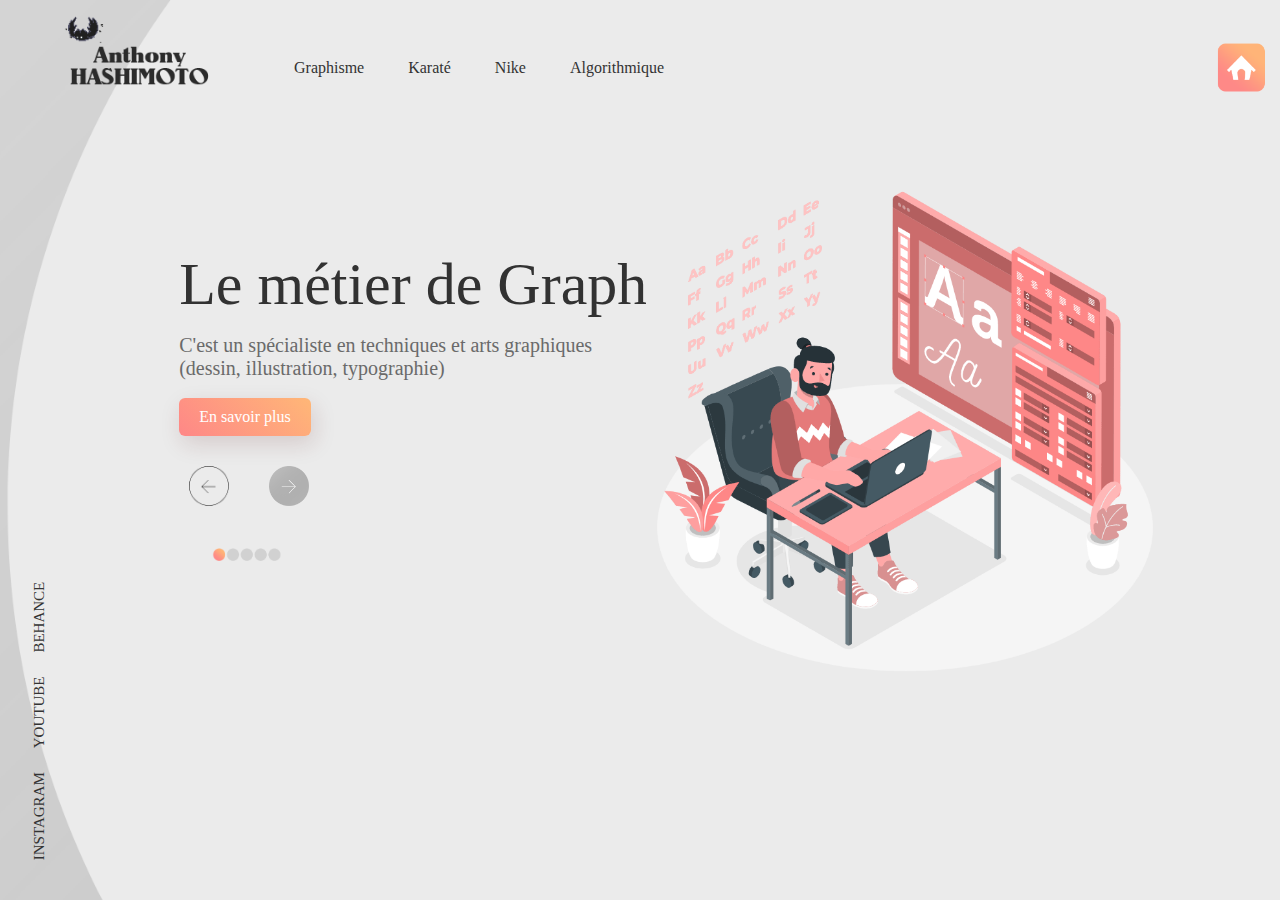
<file: index.html>
<!DOCTYPE html>
<html lang="fr">
<head>
    <meta charset="UTF-8">
    <link rel="stylesheet" href="css/main.css">
    <link rel="icon" href="img/icon.png">
    <title>Mes centres d’intérêts</title>
</head>
<body>
    <div class="contenue">
        <div class="navbar">
            <img src="img/bat.gif" alt="batman" class="bat">
            <a href="index.html"><img src="img/logo.png" class="logo"></a>
            <nav>
                <ul>
                    <li><a href="page/graphisme.html">Graphisme</a></li>
                    <li><a href="page/karate.html">Karaté</a></li>
                    <li><a href="page/nike.html">Nike</a></li>
                    <li><a href="page/tab_js.html" target="_blank">Algorithmique</a></li>
                </ul>
            </nav>
            <a href="index.html"><img src="img/home.png" class="home"></a>
        </div>

        <div class="content" id="myDIV">
            
            <h1>Le métier de Graphiste</h1>
            <p>C'est un spécialiste en techniques et arts graphiques<br>(dessin, illustration, typographie)</p>
            <br>
            <a href="page/graphisme.html" class="click">En savoir plus</a>

            <div class="arrow-icons">
                <a href="index_anthony.html"><img src="img/back-arrow.png" alt="back_arrow"></a>
                <a href="index_karate.html"><img src="img/next-arrow.png" alt="next_arrow"></a>
            </div>
            <img class="slide" src="img/1.png" alt="slide">

            <img src="img/img1.gif" alt="image" class="affiche">

            <div class="social">
                <a href="https://www.instagram.com/D4C_designs" target="_blank">INSTAGRAM</a>
                <a href="https://www.youtube.com/c/D4C_designs" target="_blank">YOUTUBE</a>
                <a href="https://www.behance.net/D4C_designs" target="_blank">BEHANCE</a>
            </div>

        </div>

    </div>
</body>
</html>
</file>
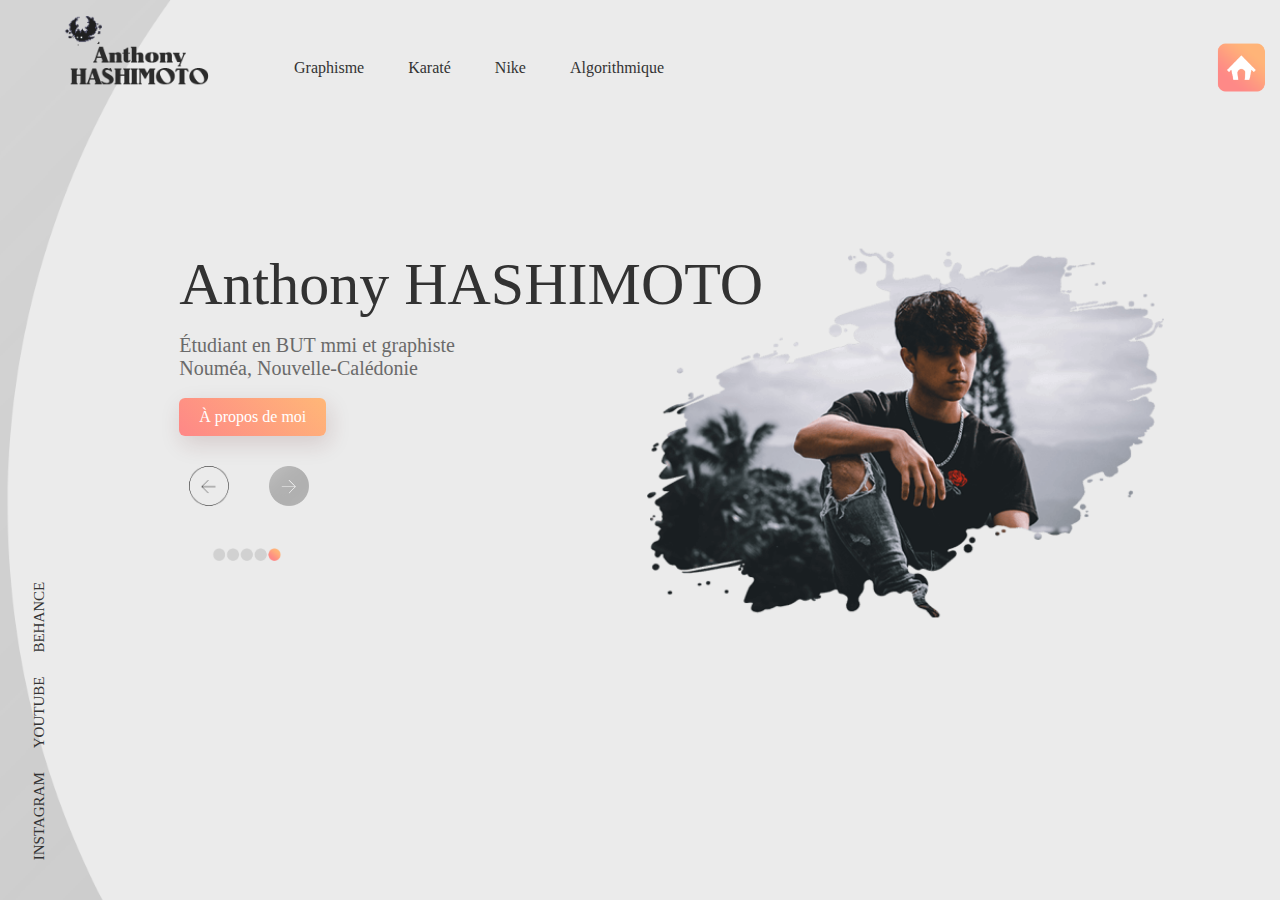
<file: index_anthony.html>
<!DOCTYPE html>
<html lang="fr">
<head>
    <meta charset="UTF-8">
    <link rel="stylesheet" href="css/main.css">
    <link rel="icon" href="img/icon.png">
    <title>Mes centres d’intérêts</title>
</head>
<body>
    <div class="contenue">
        <div class="navbar">
            <img src="img/bat.gif" alt="batman" class="bat">
            <a href="index.html"><img src="img/logo.png" class="logo"></a>
            <nav>
                <ul>
                    <li><a href="page/graphisme.html">Graphisme</a></li>
                    <li><a href="page/karate.html">Karaté</a></li>
                    <li><a href="page/nike.html">Nike</a></li>
                    <li><a href="page/tab_js.html" target="_blank">Algorithmique</a></li>
                </ul>
            </nav>
            <a href="index.html"><img src="img/home.png" class="home"></a>
        </div>

        <div class="content" id="myDIV">
            
            <h1>Anthony HASHIMOTO</h1>
            <p>Étudiant en BUT mmi et graphiste
            <br>Nouméa, Nouvelle-Calédonie</p>
            <br>
            <a href="page/Anthony.html" class="click">À propos de moi</a>

            <div class="arrow-icons">
                <a href="index_tableau.html"><img src="img/back-arrow.png" alt="back_arrow"></a>
                <a href="index.html"><img src="img/next-arrow.png" alt="next_arrow"></a>
            </div>
            <img class="slide" src="img/5.png" alt="slide">

            <img class="affiche" src="img/img5.png" alt="image">

            <div class="social">
                <a href="https://www.instagram.com/D4C_designs" target="_blank">INSTAGRAM</a>
                <a href="https://www.youtube.com/c/D4C_designs" target="_blank">YOUTUBE</a>
                <a href="https://www.behance.net/D4C_designs" target="_blank">BEHANCE</a>
            </div>

        </div>

    </div>
</body>
</html>
</file>
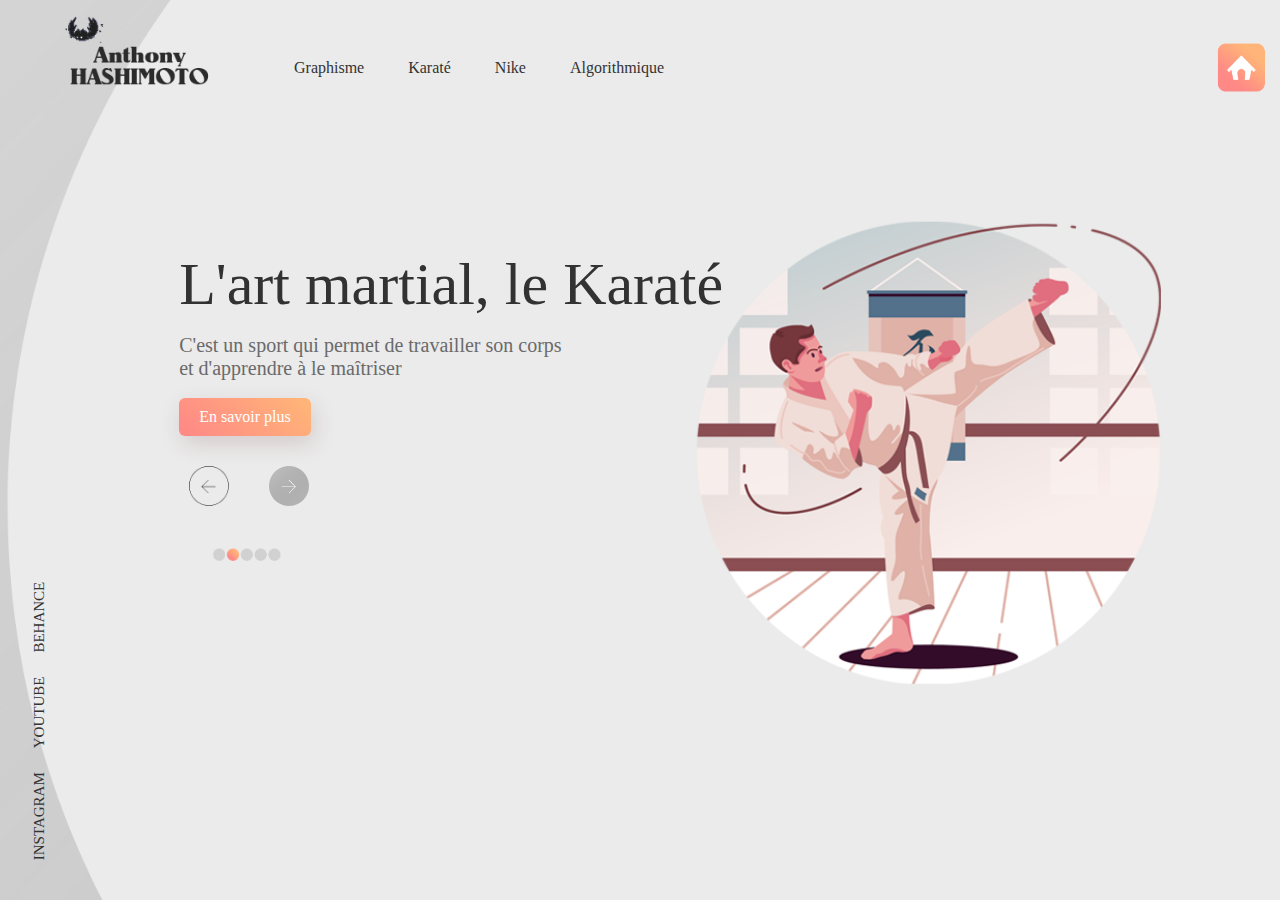
<file: index_karate.html>
<!DOCTYPE html>
<html lang="fr">
<head>
    <meta charset="UTF-8">
    <link rel="stylesheet" href="css/main.css">
    <link rel="icon" href="img/icon.png">
    <title>Mes centres d’intérêts</title>
</head>
<body>
    <div class="contenue">
        <div class="navbar">
            <img src="img/bat.gif" alt="batman" class="bat">
            <a href="index.html"><img src="img/logo.png" class="logo"></a>
            <nav>
                <ul>
                    <li><a href="page/graphisme.html">Graphisme</a></li>
                    <li><a href="page/karate.html">Karaté</a></li>
                    <li><a href="page/nike.html">Nike</a></li>
                    <li><a href="page/tab_js.html" target="_blank">Algorithmique</a></li>
                </ul>
            </nav>
            <a href="index.html"><img src="img/home.png" class="home"></a>
        </div>

        <div class="content" id="myDIV">
            
            <h1>L'art martial, le Karaté</h1>
            <p>C'est un sport qui permet de travailler son corps<br>et d'apprendre à le maîtriser</p>
            <br>
            <a href="page/karate.html" class="click">En savoir plus</a>

            <div class="arrow-icons">
                <a href="index.html"><img src="img/back-arrow.png" alt="back_arrow"></a>
                <a href="index_nike.html"><img src="img/next-arrow.png" alt="next_arrow"></a>
            </div>

            <img class="slide" src="img/2.png" alt="slide">

            <img src="img/img2.png" alt="image" class="affiche">

            <div class="social">
                <a href="https://www.instagram.com/D4C_designs" target="_blank">INSTAGRAM</a>
                <a href="https://www.youtube.com/c/D4C_designs" target="_blank">YOUTUBE</a>
                <a href="https://www.behance.net/D4C_designs" target="_blank">BEHANCE</a>
            </div>

        </div>

    </div>
</body>
</html>
</file>
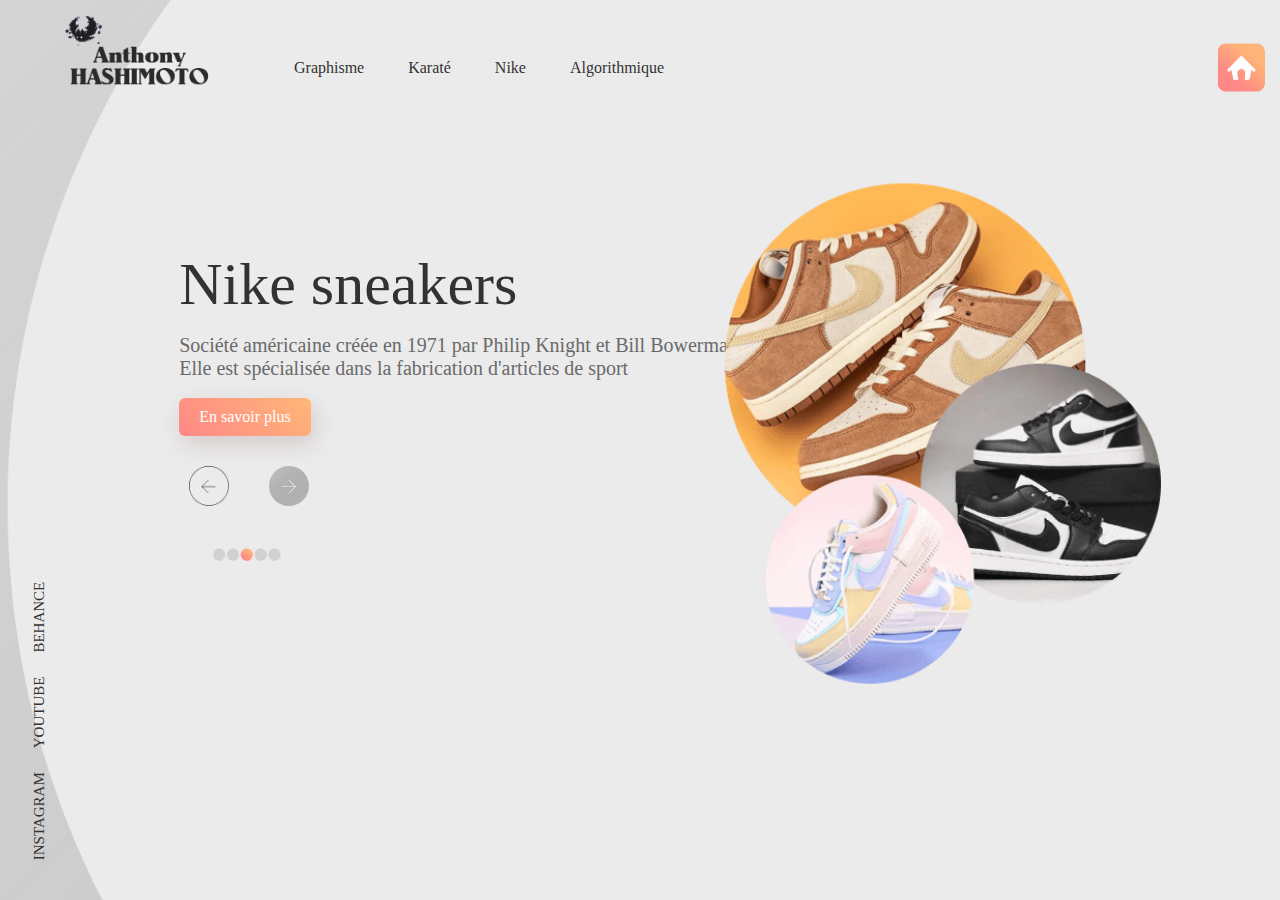
<file: index_nike.html>
<!DOCTYPE html>
<html lang="fr">
<head>
    <meta charset="UTF-8">
    <link rel="stylesheet" href="css/main.css">
    <link rel="icon" href="img/icon.png">
    <title>Mes centres d’intérêts</title>
</head>
<body>
    <div class="contenue">
        <div class="navbar">
            <img src="img/bat.gif" alt="batman" class="bat">
            <a href="index.html"><img src="img/logo.png" class="logo"></a>
            <nav>
                <ul>
                    <li><a href="page/graphisme.html">Graphisme</a></li>
                    <li><a href="page/karate.html">Karaté</a></li>
                    <li><a href="page/nike.html">Nike</a></li>
                    <li><a href="page/tab_js.html" target="_blank">Algorithmique</a></li>
                </ul>
            </nav>
            <a href="index.html"><img src="img/home.png" class="home"></a>
        </div>

        <div class="content" id="myDIV">
            
            <h1>Nike sneakers</h1>
            <p>Société américaine créée en 1971 par Philip Knight et Bill Bowerman<br>Elle est spécialisée dans la fabrication d'articles de sport</p>
            <br>
            <a href="./page/nike.html" class="click">En savoir plus</a>

            <div class="arrow-icons">
                <a href="index_karate.html"><img src="img/back-arrow.png" alt="back_arrow"></a>
                <a href="index_tableau.html"><img src="img/next-arrow.png" alt="next_arrow"></a>
            </div>

            <img class="slide" src="img/3.png" alt="slide">

            <img src="img/img3.png" alt="image" class="affiche">

            <div class="social">
                <a href="https://www.instagram.com/D4C_designs" target="_blank">INSTAGRAM</a>
                <a href="https://www.youtube.com/c/D4C_designs" target="_blank">YOUTUBE</a>
                <a href="https://www.behance.net/D4C_designs" target="_blank">BEHANCE</a>
            </div>

        </div>

    </div>
</body>
</html>
</file>
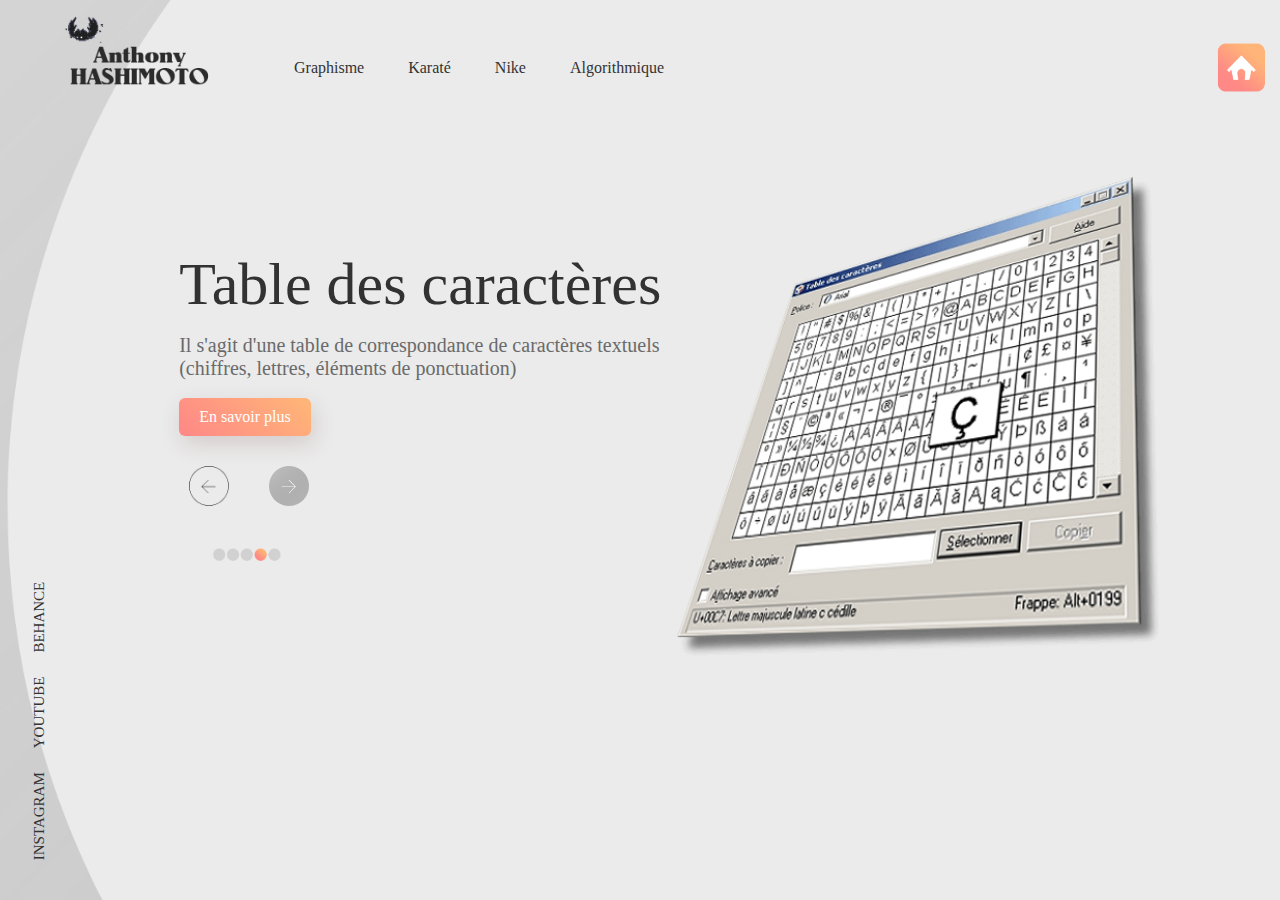
<file: index_tableau.html>
<!DOCTYPE html>
<html lang="fr">
<head>
    <meta charset="UTF-8">
    <link rel="stylesheet" href="css/main.css">
    <link rel="icon" href="img/icon.png">
    <title>Mes centres d’intérêts</title>
</head>
<body>
    <div class="contenue">
        <div class="navbar">
            <img src="img/bat.gif" alt="batman" class="bat">
            <a href="index.html"><img src="img/logo.png" class="logo"></a>
            <nav>
                <ul>
                    <li><a href="page/graphisme.html">Graphisme</a></li>
                    <li><a href="page/karate.html">Karaté</a></li>
                    <li><a href="page/nike.html">Nike</a></li>
                    <li><a href="page/tab_js.html" target="_blank">Algorithmique</a></li>
                </ul>
            </nav>
            <a href="index.html"><img src="img/home.png" class="home"></a>
        </div>

        <div class="content" id="myDIV">
            
            <h1>Table des caractères </h1>
            <p>Il s'agit d'une table de correspondance de caractères textuels<br>(chiffres, lettres, éléments de ponctuation)</p>
            <br>
            <a href="page/tab_js.html" target="_blank" class="click">En savoir plus</a>

            <div class="arrow-icons">
                <a href="index_nike.html"><img src="img/back-arrow.png" alt="back_arrow"></a>
                <a href="index_anthony.html"><img src="img/next-arrow.png" alt="next_arrow"></a>
            </div>

            <img class="slide" src="img/4.png" alt="slide">

            <img src="img/img4.png" alt="image" class="affiche">

            <div class="social">
                <a href="https://www.instagram.com/D4C_designs" target="_blank">INSTAGRAM</a>
                <a href="https://www.youtube.com/c/D4C_designs" target="_blank">YOUTUBE</a>
                <a href="https://www.behance.net/D4C_designs" target="_blank">BEHANCE</a>
            </div>

        </div>

    </div>
</body>
</html>
</file>
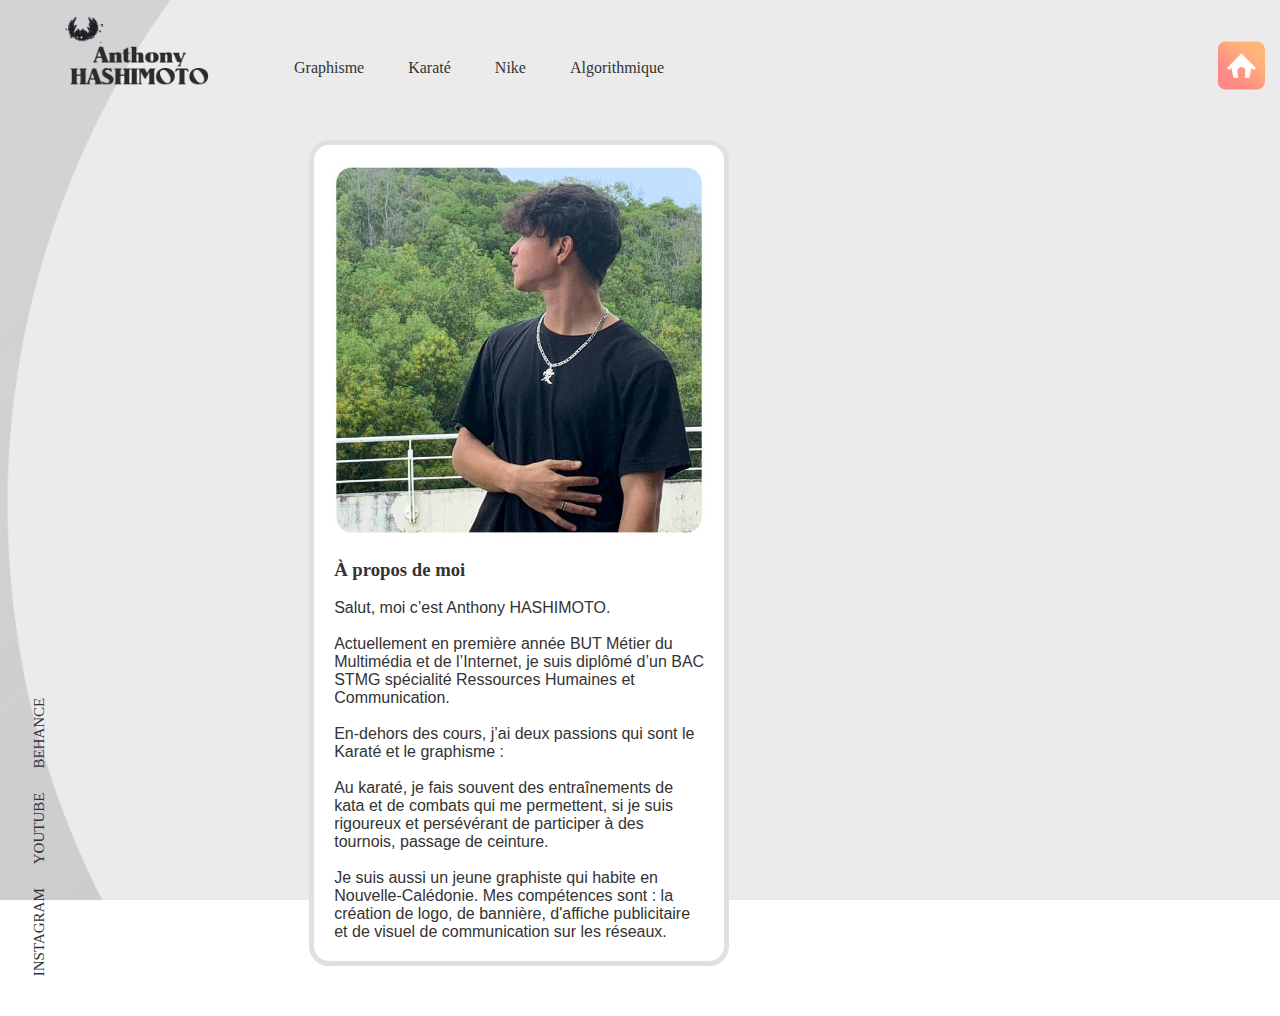
<file: page/Anthony.html>
<!DOCTYPE html>
<html lang="fr">
<head>
    <meta charset="UTF-8">
    <link rel="stylesheet" href="../css/style.css">
    <link rel="icon" href="../img/icon.png">
    <title>À propos de moi</title>
</head>
<body>
    <div class="contenue">
        <div class="navbar">
            <img src="../img/bat.gif" alt="batman" class="bat">
            <a href="../index.html"><img src="../img/logo.png" class="logo"></a>
            <nav>
                <ul>
                    <li><a href="graphisme.html">Graphisme</a></li>
                    <li><a href="karate.html">Karaté</a></li>
                    <li><a href="nike.html">Nike</a></li>
                    <li><a href="tab_js.html" target="_blank">Algorithmique</a></li>
                </ul>
            </nav>
            <a href="../index.html"><img src="../img/home.png" class="home"></a>
        </div>

<div class="content" id="myDIV">
            
    <main class="cards">
        <article class="card">
          <img src="../img/page13.jpg" alt="Sample photo">
          <div class="text">
            <h3>À propos de moi</h3>
            <br>
            <p>Salut, moi c’est Anthony HASHIMOTO.<br><br>
              Actuellement en première année BUT Métier du Multimédia et de l’Internet, je suis diplômé d’un BAC STMG spécialité Ressources Humaines et Communication.<br><br>
              En-dehors des cours, j’ai deux passions qui sont le Karaté et le graphisme :<br><br>
              Au karaté, je fais souvent des entraînements de kata et de combats qui me permettent, si je suis rigoureux et persévérant de participer à des tournois, passage de ceinture.<br><br>
              Je suis aussi un jeune graphiste qui habite en Nouvelle-Calédonie. Mes compétences sont : la création de logo, de bannière, d'affiche publicitaire et de visuel de communication sur les réseaux.
            </p>
          </div>
        </article>
      </main>

    <div class="social">
        <a href="https://www.instagram.com/D4C_designs" target="_blank">INSTAGRAM</a>
        <a href="https://www.youtube.com/c/D4C_designs" target="_blank">YOUTUBE</a>
        <a href="https://www.behance.net/D4C_designs" target="_blank">BEHANCE</a>
    </div>

</div>

    </div>
</body>
</html>
</file>
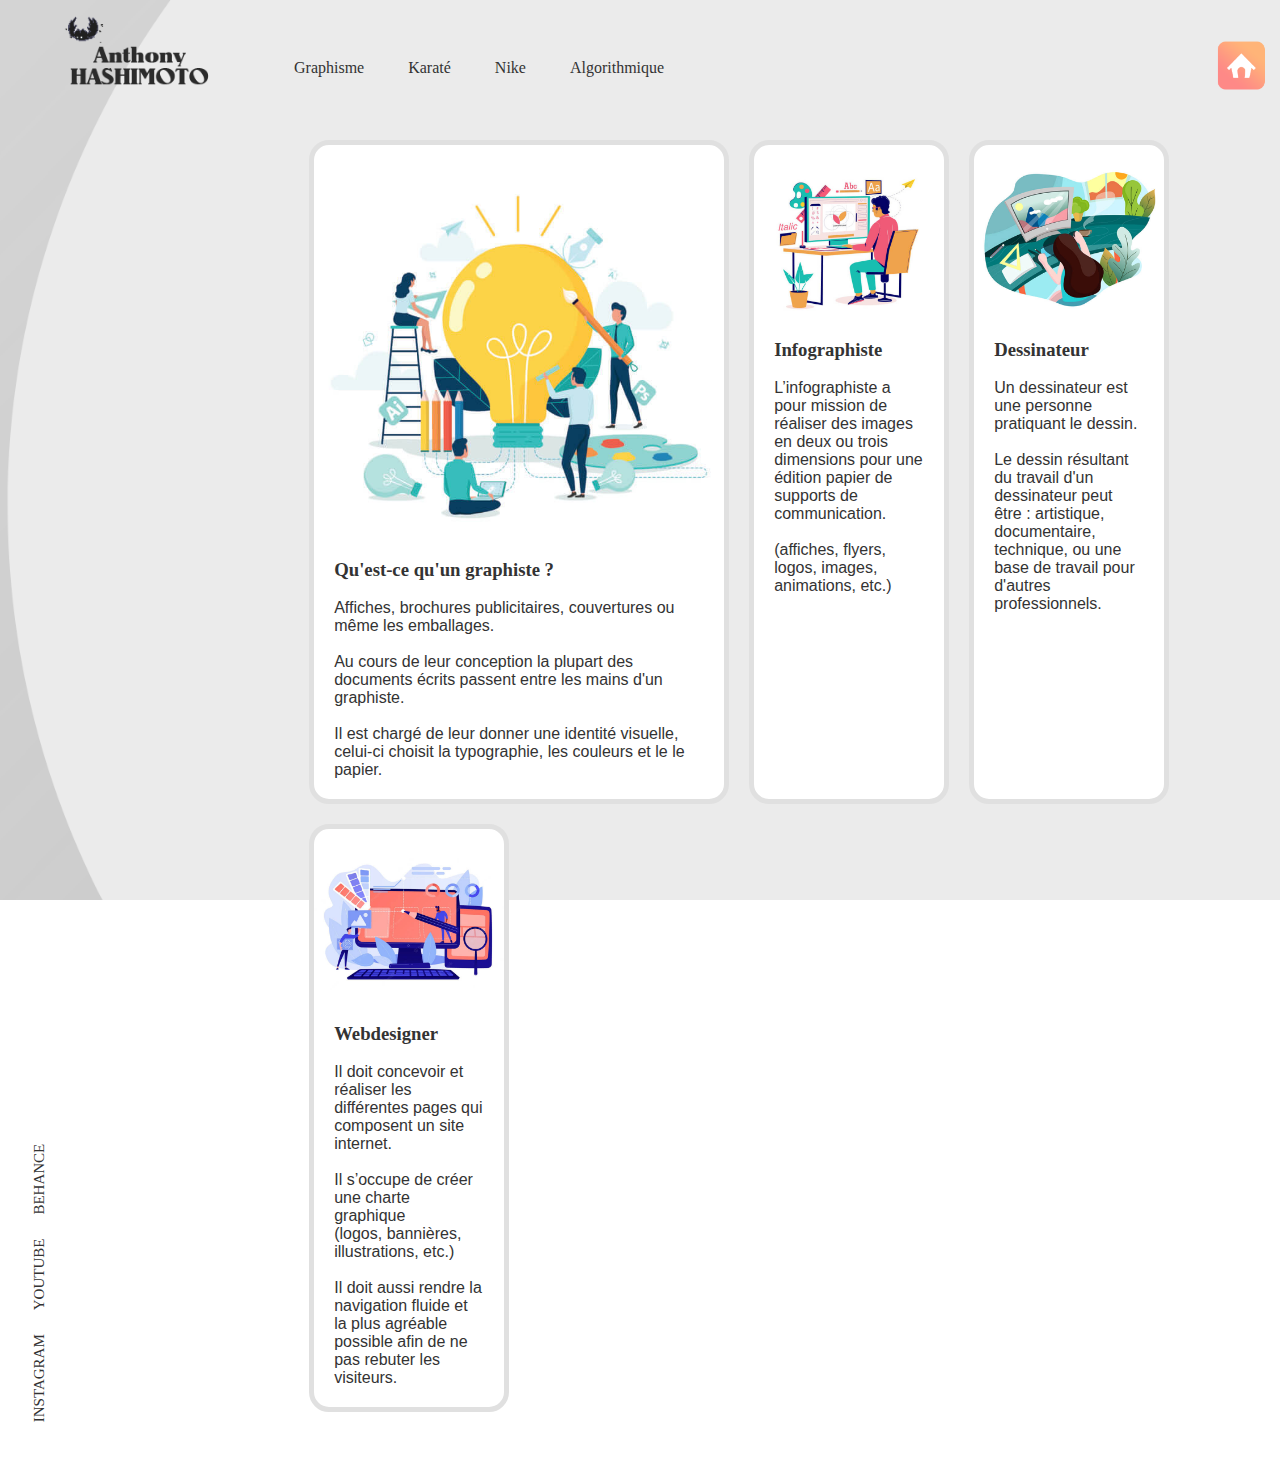
<file: page/graphisme.html>
<!DOCTYPE html>
<html lang="fr">
<head>
    <meta charset="UTF-8">
    <link rel="stylesheet" href="../css/style.css">
    <link rel="icon" href="../img/icon.png">
    <title>Graphisme</title>
</head>
<body>
    <div class="contenue">
        <div class="navbar">
            <img src="../img/bat.gif" alt="batman" class="bat">
            <a href="../index.html"><img src="../img/logo.png" class="logo"></a>
            <nav>
                <ul>
                    <li><a href="graphisme.html">Graphisme</a></li>
                    <li><a href="karate.html">Karaté</a></li>
                    <li><a href="nike.html">Nike</a></li>
                    <li><a href="tab_js.html" target="_blank">Algorithmique</a></li>
                </ul>
            </nav>
            <a href="../index.html"><img src="../img/home.png" class="home"></a>
        </div>

        <div class="content" id="myDIV">
            
            <main class="cards">
                <article class="card">
                  <img src="../img/page1.jpg" alt="Sample photo">
                  <div class="text">
                    <h3>Qu'est-ce qu'un graphiste ?</h3>
                    <br>
                    <p>Affiches, brochures publicitaires, couvertures ou même les emballages.<br><br>Au cours de leur conception 
                        la plupart des documents écrits passent entre les mains d'un graphiste.<br><br>Il est chargé de leur donner une 
                        identité visuelle, celui-ci choisit la typographie, les couleurs et le le papier.</p>
                  </div>
                </article>
                <article class="card">
                  <img src="../img/page2.jpg" alt="Sample photo">
                  <div class="text">
                    <h3>Infographiste</h3>
                    <br>
                    <p>L’infographiste a pour mission de réaliser des images en deux 
                        ou trois dimensions pour une édition papier de supports de 
                        communication.<br><br>(affiches, flyers, logos, images, animations, etc.)</p>
                  </div>
                </article>
                <article class="card">
                  <img src="../img/page3.jpg" alt="Sample photo">
                  <div class="text">
                    <h3>Dessinateur</h3>
                    <br>
                    <p>Un dessinateur est une personne pratiquant le dessin.<br><br>
                        Le dessin résultant du travail d'un dessinateur peut être : 
                        artistique, documentaire, technique, ou une base de travail pour 
                        d'autres professionnels.</p>
                  </div>
                </article>
                <article class="card">
                  <img src="../img/page4.jpg" alt="Sample photo">
                  <div class="text">
                    <h3>Webdesigner</h3>
                    <br>
                    <p>Il doit concevoir et réaliser 
                        les différentes pages qui composent un site internet.<br><br>Il s’occupe de créer 
                        une charte graphique<br>(logos, bannières, illustrations, etc.)
                        <br><br>Il doit aussi rendre la navigation fluide et la plus agréable possible afin de ne pas rebuter les visiteurs.</p>
                  </div>
                </article>
              </main>

            <div class="social">
                <a href="https://www.instagram.com/D4C_designs" target="_blank">INSTAGRAM</a>
                <a href="https://www.youtube.com/c/D4C_designs" target="_blank">YOUTUBE</a>
                <a href="https://www.behance.net/D4C_designs" target="_blank">BEHANCE</a>
            </div>

        </div>

    </div>
</body>
</html>
</file>
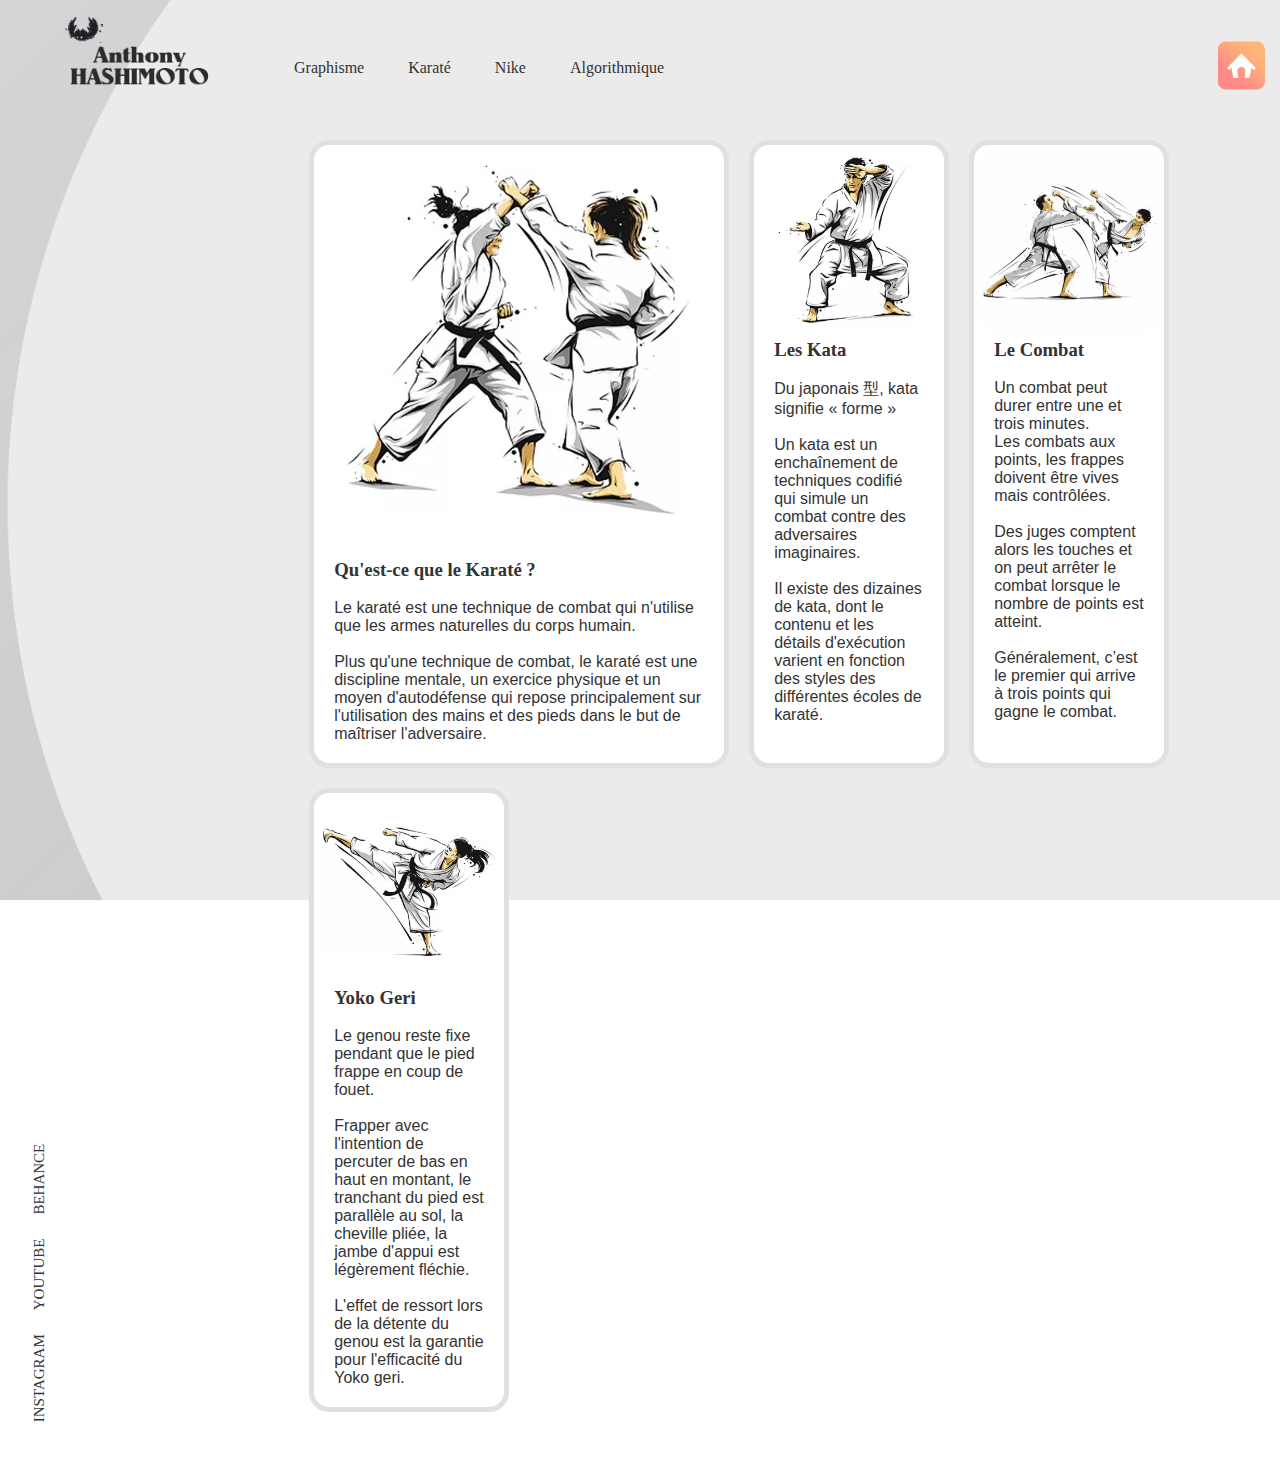
<file: page/karate.html>
<!DOCTYPE html>
<html lang="fr">
<head>
    <meta charset="UTF-8">
    <link rel="stylesheet" href="../css/style.css">
    <link rel="icon" href="../img/icon.png">
    <title>Karate</title>
</head>
<body>
    <div class="contenue">
        <div class="navbar">
            <img src="../img/bat.gif" alt="batman" class="bat">
            <a href="../index.html"><img src="../img/logo.png" class="logo"></a>
            <nav>
                <ul>
                    <li><a href="graphisme.html">Graphisme</a></li>
                    <li><a href="karate.html">Karaté</a></li>
                    <li><a href="nike.html">Nike</a></li>
                    <li><a href="tab_js.html" target="_blank">Algorithmique</a></li>
                </ul>
            </nav>
            <a href="../index.html"><img src="../img/home.png" class="home"></a>
        </div>

        <div class="content" id="myDIV">
            
            <main class="cards">
                <article class="card">
                  <img src="../img/page5.jpg" alt="Sample photo">
                  <div class="text">
                    <h3>Qu'est-ce que le Karaté ?</h3>
                    <br>
                    <p>Le karaté est une technique de combat qui n'utilise que les armes 
                      naturelles du corps humain.<br><br>Plus qu'une technique de combat, le karaté 
                      est une discipline mentale, un exercice physique et un moyen d'autodéfense 
                      qui repose principalement sur l'utilisation des mains et des pieds dans le 
                      but de maîtriser l'adversaire.</p>
                  </div>
                </article>
                <article class="card">
                  <img src="../img/page7.jpg" alt="Sample photo">
                  <div class="text">
                    <h3>Les Kata</h3>
                    <br>
                    <p>Du japonais 型, kata signifie « forme »<br><br>Un kata est un enchaînement de techniques 
                      codifié qui simule un combat contre des adversaires imaginaires.<br><br>Il existe des dizaines 
                      de kata, dont le contenu et les détails d'exécution varient en fonction des styles des 
                      différentes écoles de karaté.</p>
                  </div>
                </article>
                <article class="card">
                  <img src="../img/page8.jpg" alt="Sample photo">
                  <div class="text">
                    <h3>Le Combat</h3>
                    <br>
                    <p>Un combat peut durer entre une et trois minutes.<br>
                      Les combats aux points, les frappes doivent être vives mais contrôlées.<br><br>
                      Des juges comptent alors les touches et on peut arrêter le combat lorsque le nombre de points est atteint.<br><br>
                      Généralement, c’est le premier qui arrive à trois points qui gagne le combat.</p>
                  </div>
                </article>
                <article class="card">
                  <img src="../img/page6.jpg" alt="Sample photo">
                  <div class="text">
                    <h3>Yoko Geri</h3>
                    <br>
                    <p>Le genou reste fixe pendant que le pied frappe en coup de fouet.<br><br>
                      Frapper avec l'intention de percuter de bas en haut en montant,
                      le tranchant du pied est parallèle au sol, la cheville pliée,
                      la jambe d'appui est légèrement fléchie.<br><br>
                      L'effet de ressort lors de la détente du genou est la garantie pour l'efficacité du Yoko geri.</p>
                  </div>
                </article>
              </main>

            <div class="social">
                <a href="https://www.instagram.com/D4C_designs" target="_blank">INSTAGRAM</a>
                <a href="https://www.youtube.com/c/D4C_designs" target="_blank">YOUTUBE</a>
                <a href="https://www.behance.net/D4C_designs" target="_blank">BEHANCE</a>
            </div>

        </div>

    </div>
</body>
</html>
</file>
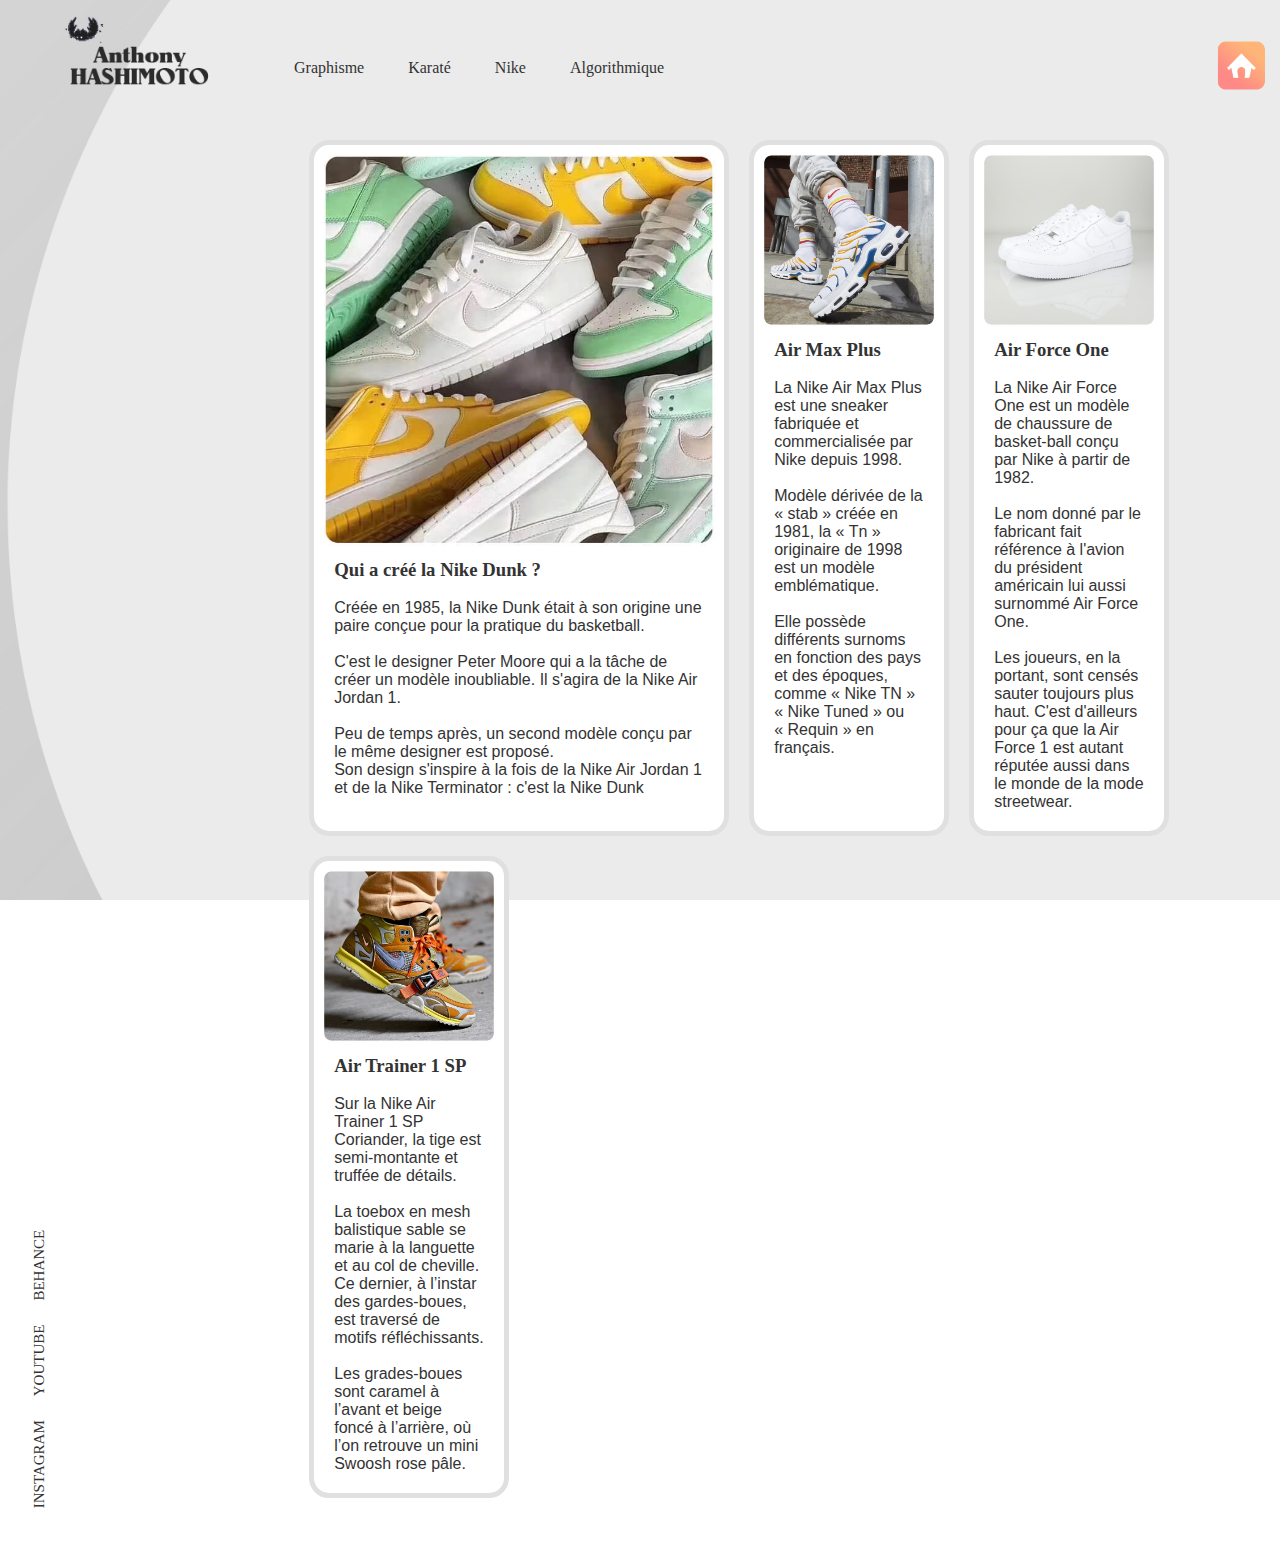
<file: page/nike.html>
<!DOCTYPE html>
<html lang="fr">
<head>
    <meta charset="UTF-8">
    <link rel="stylesheet" href="../css/style.css">
    <link rel="icon" href="../img/icon.png">
    <title>Nike sneakers</title>
</head>
<body>
    <div class="contenue">
        <div class="navbar">
            <img src="../img/bat.gif" alt="batman" class="bat">
            <a href="../index.html"><img src="../img/logo.png" class="logo"></a>
            <nav>
                <ul>
                    <li><a href="graphisme.html">Graphisme</a></li>
                    <li><a href="karate.html">Karaté</a></li>
                    <li><a href="nike.html">Nike</a></li>
                    <li><a href="tab_js.html" target="_blank">Algorithmique</a></li>
                </ul>
            </nav>
            <a href="../index.html"><img src="../img/home.png" class="home"></a>
        </div>

        <div class="content" id="myDIV">
            
            <main class="cards">
                <article class="card">
                  <img src="../img/page12.jpg" alt="Sample photo">
                  <div class="text">
                    <h3>Qui a créé la Nike Dunk ?</h3>
                    <br>
                    <p>Créée en 1985, la Nike Dunk était à son origine une paire conçue pour la pratique du basketball.<br><br>
                      C'est le designer Peter Moore qui a la tâche de créer un modèle inoubliable.
                      Il s'agira de la Nike Air Jordan 1.<br><br>Peu de temps après, un second modèle conçu 
                      par le même designer est proposé.<br>Son design s'inspire à la fois de la 
                      Nike Air Jordan 1 et de la Nike Terminator : c'est la Nike Dunk</p>
                  </div>
                </article>

                <article class="card">
                  <img src="../img/page11.jpg" alt="Sample photo">
                  <div class="text">
                    <h3>Air Max Plus</h3>
                    <br>
                    <p>La Nike Air Max Plus est une sneaker fabriquée et commercialisée par Nike depuis 1998.<br><br>
                      Modèle dérivée de la « stab » créée en 1981, la « Tn » originaire de 1998 est un modèle emblématique.<br><br>
                      Elle possède différents surnoms en fonction des pays et des époques, comme « Nike TN » « Nike Tuned » ou<br>« Requin » en français.</p>
                  </div>
                </article>

                <article class="card">
                  <img src="../img/page9.jpg" alt="Sample photo">
                  <div class="text">
                    <h3>Air Force One</h3>
                    <br>
                    <p>La Nike Air Force One est un modèle de chaussure de basket-ball conçu par Nike 
                      à partir de 1982.<br><br>Le nom donné par le fabricant fait 
                      référence à l'avion du président américain lui aussi surnommé Air Force One.
                      <br><br>Les joueurs, en la portant, sont censés sauter toujours plus haut. 
                      C'est d'ailleurs pour ça que la Air Force 1 est autant réputée aussi dans le monde de la mode streetwear.</p>
                  </div>
                </article>

                <article class="card">
                  <img src="../img/page10.jpg" alt="Sample photo">
                  <div class="text">
                    <h3>Air Trainer 1 SP</h3>
                    <br>
                    <p>Sur la Nike Air Trainer 1 SP Coriander, la tige est semi-montante et truffée de détails.<br><br>
                      La toebox en mesh balistique sable se marie à la languette et au col de cheville. Ce dernier, 
                      à l’instar des gardes-boues, est traversé de motifs réfléchissants.<br><br>Les grades-boues sont caramel 
                      à l’avant et beige foncé à l’arrière, où l’on retrouve un mini Swoosh rose pâle.</p>
                  </div>
                </article>
              </main>

            <div class="social">
                <a href="https://www.instagram.com/D4C_designs" target="_blank">INSTAGRAM</a>
                <a href="https://www.youtube.com/c/D4C_designs" target="_blank">YOUTUBE</a>
                <a href="https://www.behance.net/D4C_designs" target="_blank">BEHANCE</a>
            </div>

        </div>

    </div>
</body>
</html>
</file>
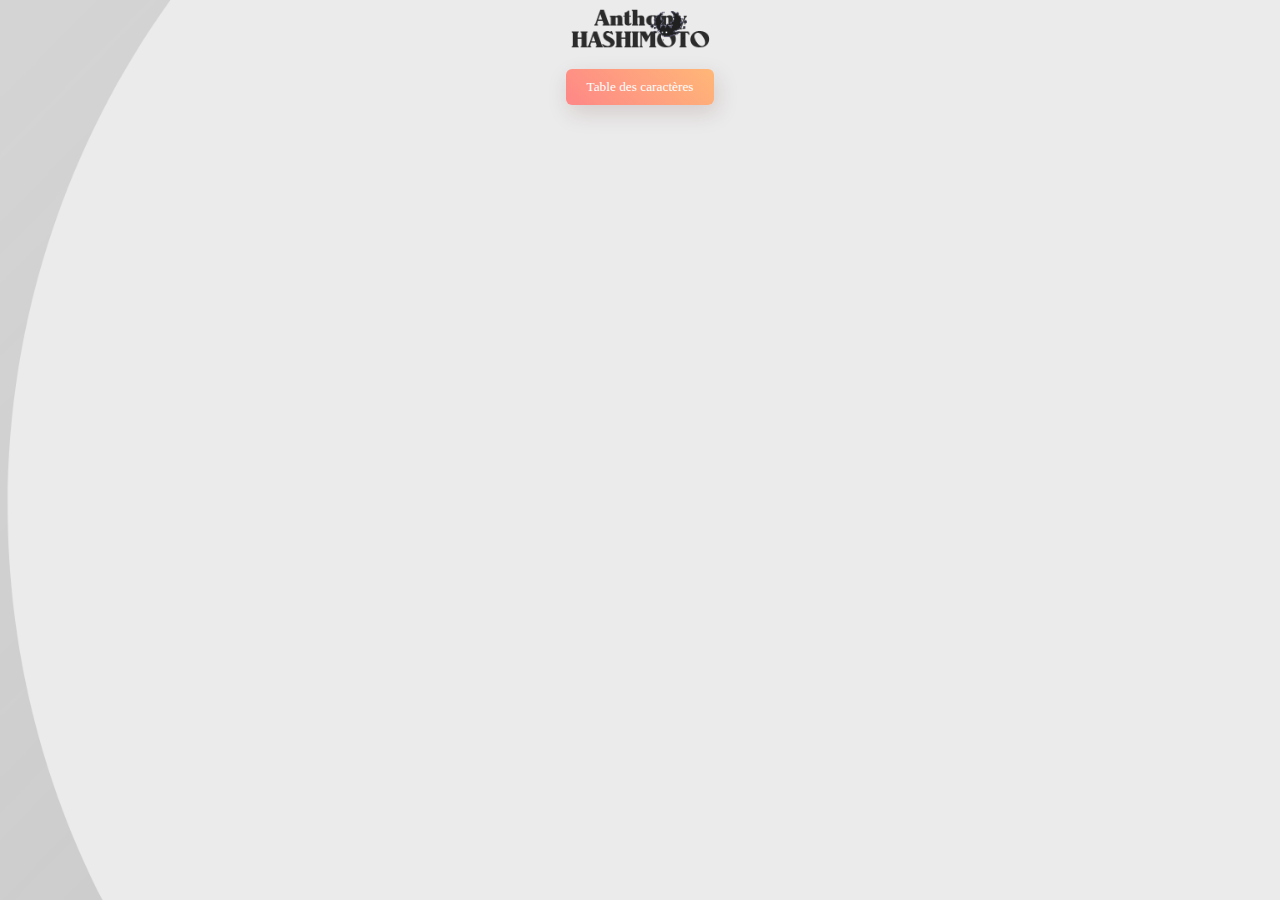
<file: page/tab_js.html>
<!DOCTYPE html>
<html lang="fr">
<head>
    <meta charset="UTF-8">
    <title>Algorithmique</title>
    <link rel="icon" href="../img/icon.png">
    <link rel="stylesheet" href="../css/algo.css">
</head>
<body>
    <img src="../img/bat.gif" alt="batman" class="bat">
    <img src="../img/logo.png" class="logo">

<!-- Javascript -->
<p></p>

<p><button type="button" onclick="mon_programme()">Table des caractères</button></p>

<script>

    function tableau(N,ch){
        var ch="";
        var i;
        var j;
        ch+='<table>'+'<tr>'
          ch+='<th>'+'</th>'
        for (i=0;i<=N-1; i++){
            ch+='<th>'+i+'</th>'
        }
        ch+='</tr>'
    
    
        for(i=0; i<=N-1; i++){
          ch+='<tr>'
            ch+='<th>'+i+'</th>';
            for(j=0; j<=N-1; j++){
                ch+='<td>'+"&#"+(j+(i*N))+'</td>'
            }
            ch+='</tr>'
        } 
        ch+='</table>'
        return ch;
    }

function mon_programme()
{
document.getElementById("res2").innerHTML=tableau(33);

}

</script>

<span id='res2'></span>

</body>
</html>
</file>
<file: css/main.css>
/* Barre de défilement */

body::-webkit-scrollbar {
    width: 13px;
}
body::-webkit-scrollbar-track {
    background: #ebebeb;
}
body::-webkit-scrollbar-thumb {
    background-color: #777777;
    border-radius: 20px;
    border: 3px solid #ebebeb;
}

/*site web*/

*{
    margin: 0px;
    padding: 0px;
}
.contenue{
    height: 100vh;
    width: 100%;
    background-image: url("../img/background.png");
    background-position: center;
    background-size: cover;
    padding-left: 5%;
    padding-right: 5%;
    box-sizing: border-box;
    position: relative;
}
.navbar{
    width: 100%;
    height: 15vh;
    margin: auto;
    display: flex;
    flex-wrap: wrap;
    align-items: center;
}
.bat{
    width: 50px;
    position: absolute;
    top: 8px; left: 60px;
}
.logo{
    width: 150px;
    cursor: pointer;
    transition: 0.5s;
}
.logo:hover{
    transform: scale(115%);
    transition: 0.5s;
}
.home{
    width: 50px;
    cursor: pointer;
    margin-right: -50px;
    display: flex;
    flex-wrap: wrap;
    transition: 0.5s;
}
.home:hover{
    transform: scale(110%);
    transition: 0.5s;
}
nav{
    flex: 1;
    padding-left: 60px;
}
nav ul li{
    display: inline-block;
    list-style: none;
    margin: 0px 20px;
    font-family: Montserrat, "sans-serif";
}
nav ul li a{
    text-decoration: none;
    color: #333;
}
nav ul li a:hover{
    color: #fe8787;
    transition: 0s;
}
.content{
    margin-left: 10%;
    margin-top: 10%;
}
.content h1{
    font-size: 60px;
    font-weight: 100;
    margin-top: 24px;
    margin-bottom: 15px;
    color: #323232;
}
.content p{
    font-size: 20px;
    color: #6a6a6a;
}
.content .click{
    display: inline-block;
    background: linear-gradient(45deg, #fe8787, #ffb777);
    border-radius: 6px;
    padding: 10px 20px;
    box-sizing: border-box;
    text-decoration: none;
    color: #fff;
    box-shadow: 3px 8px 22px rgba(94, 28, 28, 0.15);
    font-family: Montserrat, "sans-serif";
    transition: 0.5s;
}
.content .click:hover{
    transform: scale(110%);
    transition: 0.5s;
}
.arrow-icons{
    margin-top: 30px;
    padding-left: 10px;
    display: flex;
}
.arrow-icons img{
    width: 40px;
    margin-right: 40px;
}
.arrow-icons img:hover{
    transform: scale(120%);
    transition: 0.5s;
}
.slide{
    width: 70px;
    height: auto;
    padding-top: 35px;
    margin-left: 33px;
}
.affiche{
    width: 50%;
    margin-left: 45%;
    margin-top: -38%;
    display: flex;
    flex-wrap: wrap;
}
.social{
    transform: rotate(-90deg);
    position: absolute;
    left: -110px;
    bottom: 180px;
}
.social a{
    text-decoration: none;
    color: #333;
    padding-right: 20px;
    font-size: 15px;
    font-family: Montserrat, "sans-serif";
}
.social a:hover{
    color: #878dfe;
}
</file>
<file: css/style.css>
*{
    margin: 0px;
    padding: 0px;
}
/* Barre de défilement */
body::-webkit-scrollbar {
    width: 13px;
}
body::-webkit-scrollbar-track {
    background: #ebebeb;
}
body::-webkit-scrollbar-thumb {
    background-color: #777777;
    border-radius: 20px;
    border: 3px solid #ebebeb;
}
.contenue{
    width: 100%;
    background-image: url("../img/background.png");
    background-position: center;
    background-size: cover;
    padding-left: 5%;
    padding-right: 5%;
    box-sizing: border-box;
    position: relative;
    background-attachment: fixed;
}
.navbar{
    width: 100%;
    height: 15vh;
    margin: auto;
    display: flex;
    align-items: center;
}
.bat{
    width: 50px;
    position: absolute;
    top: 8px; left: 60px;
}
.logo{
    width: 150px;
    cursor: pointer;
    transition: 0.5s;
}
.logo:hover{
    transform: scale(115%);
    transition: 0.5s;
}
.home{
    width: 50px;
    cursor: pointer;
    margin-right: -50px;
    transition: 0.5s;
}
.home:hover{
    transform: scale(110%);
    transition: 0.5s;
}
nav{
    flex: 1;
    padding-left: 60px;
}
nav ul li{
    display: inline-block;
    list-style: none;
    margin: 0px 20px;
    font-family: Montserrat, "sans-serif";
}
nav ul li a{
    text-decoration: none;
    color: #333;
}
nav ul li a:hover{
    color: #fe8787;
    transition: 0s;
}
.content{
    margin-left: 10%;
    margin-top: 10%;
}
*{
    box-sizing: border-box;
}
.cards{
    color: #333;
    display: flex;
    flex-wrap: wrap;
    align-items: stretch;
    padding-left: 120px;
    padding-bottom: 40px;
    margin-top: -120px;
}
.card{
    width: 200px;
    margin: 10px;
    border: 5px solid #e0e0e0;
    background-color: white;
    border-radius: 20px;
    transition: 0.6s;
}
.card:hover{
    border: 5px solid #fe8787;
    transform: scale(103%);
    transition: 0.6s;
}
.card img{
    max-width: 100%;
    border-radius: 30px;
}
.card h3{
    font-family: Montserrat, "sans-serif";
}
.card p{
    font-family: sans-serif;
}
.card .text{
    padding: 0 20px 20px;
}
.card:nth-child(1){
    width: 420px;
}
.social{
    transform: rotate(-90deg);
    position: absolute;
    left: -110px;
    bottom: 180px;
}
.social a{
    text-decoration: none;
    color: #333;
    padding-right: 20px;
    font-size: 15px;
    font-family: Montserrat, "sans-serif";
}
.social a:hover{
    color: #878dfe;
}
</file>
<file: css/algo.css>
/* Barre de défilement */

body::-webkit-scrollbar {
    width: 13px;
}
body::-webkit-scrollbar-track {
    background: #ebebeb;
}
body::-webkit-scrollbar-thumb {
    background-color: #777777;
    border-radius: 20px;
    border: 3px solid #ebebeb;
}

/*style*/

html{
    width: 100%;
    background-image: url("../img/background.png");
    background-position: center;
    background-size: cover;
    padding-left: 5%;
    padding-right: 5%;
    box-sizing: border-box;
    position: relative;
    background-attachment: fixed;
    text-align: center;
}
table{
    border: 2px groove black;
}
td{
    border: 2px groove black;
}
th{
    border: 2px groove black;
}
span{
    display: flex;
    justify-content: center;
    align-items: center;
}
.bat{
    width: 50px;
    position: absolute;
    top: 3px; left: 645px;
}
.logo{
    width: 150px;
}
button{
    display: inline-block;
    background: linear-gradient(45deg, #fe8787, #ffb777);
    border-radius: 6px;
    padding: 10px 20px;
    box-sizing: border-box;
    text-decoration: none;
    border: none;
    color: #fff;
    box-shadow: 3px 8px 22px rgba(94, 28, 28, 0.15);
    font-family: Montserrat, "sans-serif";
    transition: 0.5s;
}
button:hover{
    transform: scale(110%);
    transition: 0.5s;
}
</file>
